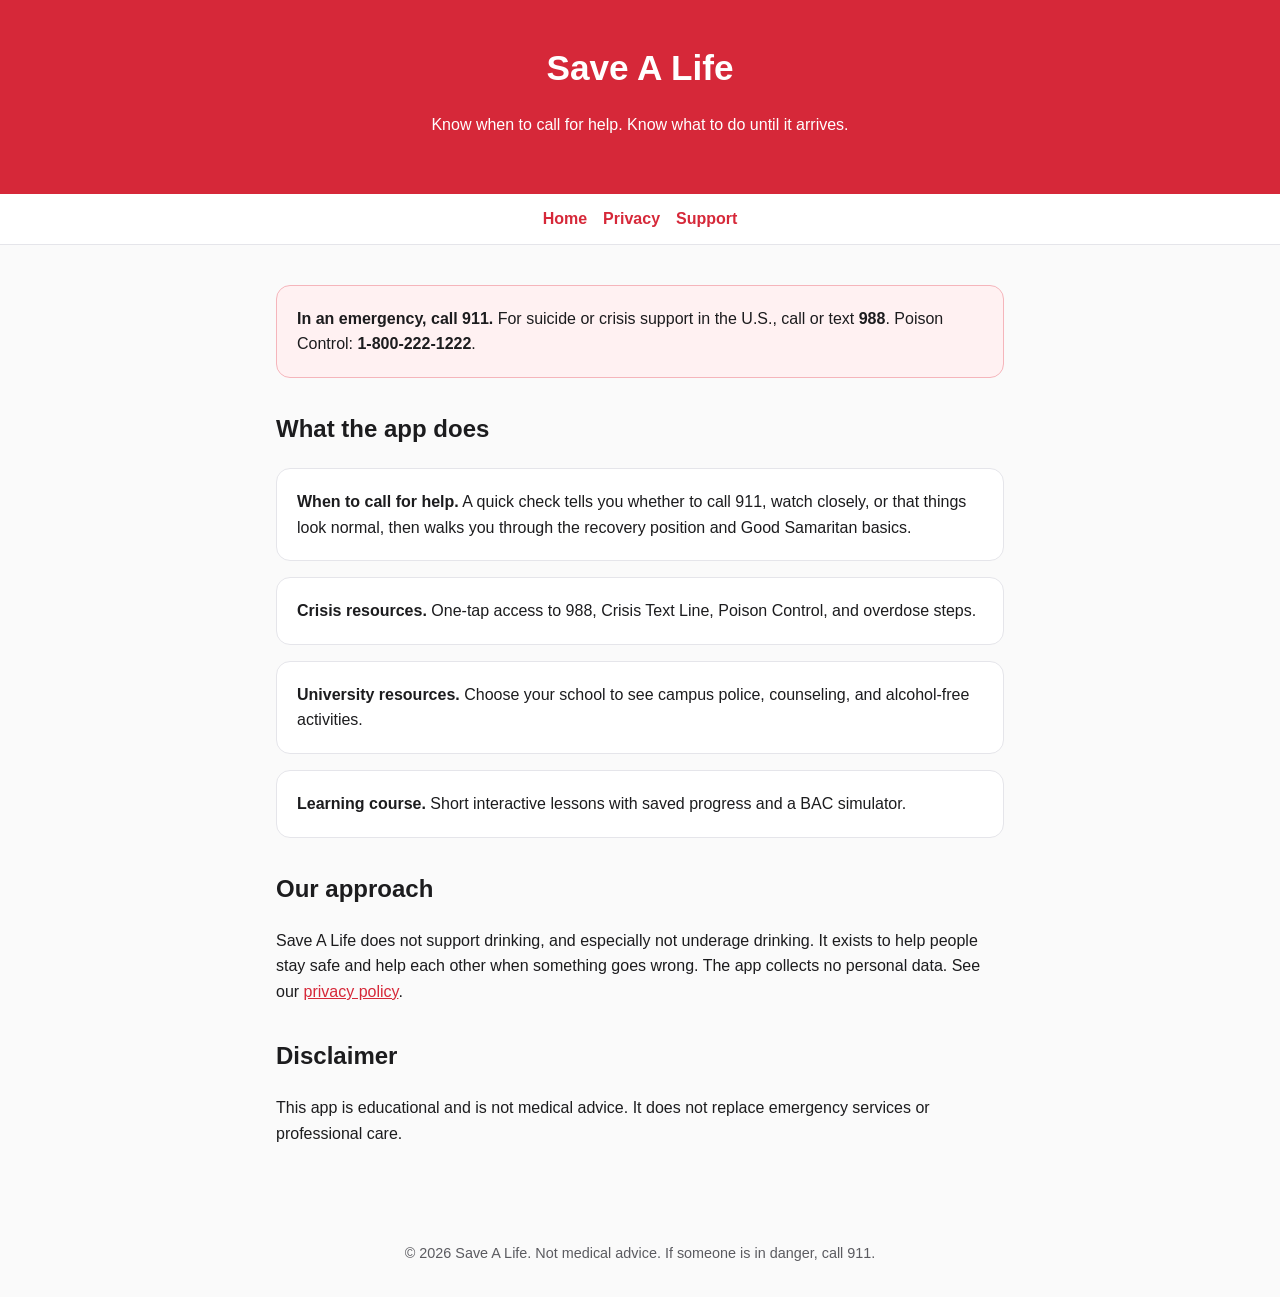
<file: index.html>
<!doctype html>
<html lang="en">
<head>
<meta charset="utf-8">
<meta name="viewport" content="width=device-width,initial-scale=1">
<title>Save A Life: alcohol safety for students</title>
<meta name="description" content="A free iPhone app that helps students know when to call for help, find campus and crisis resources, and learn alcohol safety.">
<link rel="stylesheet" href="site.css">
</head>
<body>
<header>
  <h1>Save A Life</h1>
  <p>Know when to call for help. Know what to do until it arrives.</p>
</header>
<nav>
  <a href="index.html">Home</a>
  <a href="privacy.html">Privacy</a>
  <a href="support.html">Support</a>
</nav>
<main>
  <div class="card emergency">
    <strong>In an emergency, call 911.</strong> For suicide or crisis support in the U.S., call or text <strong>988</strong>. Poison Control: <strong>1-800-222-1222</strong>.
  </div>

  <h2>What the app does</h2>
  <div class="card"><strong>When to call for help.</strong> A quick check tells you whether to call 911, watch closely, or that things look normal, then walks you through the recovery position and Good Samaritan basics.</div>
  <div class="card"><strong>Crisis resources.</strong> One-tap access to 988, Crisis Text Line, Poison Control, and overdose steps.</div>
  <div class="card"><strong>University resources.</strong> Choose your school to see campus police, counseling, and alcohol-free activities.</div>
  <div class="card"><strong>Learning course.</strong> Short interactive lessons with saved progress and a BAC simulator.</div>

  <h2>Our approach</h2>
  <p>Save A Life does not support drinking, and especially not underage drinking. It exists to help people stay safe and help each other when something goes wrong. The app collects no personal data. See our <a href="privacy.html">privacy policy</a>.</p>

  <h2>Disclaimer</h2>
  <p>This app is educational and is not medical advice. It does not replace emergency services or professional care.</p>

</main>
<footer>&copy; 2026 Save A Life. Not medical advice. If someone is in danger, call 911.</footer>
</body>
</html>
</file>
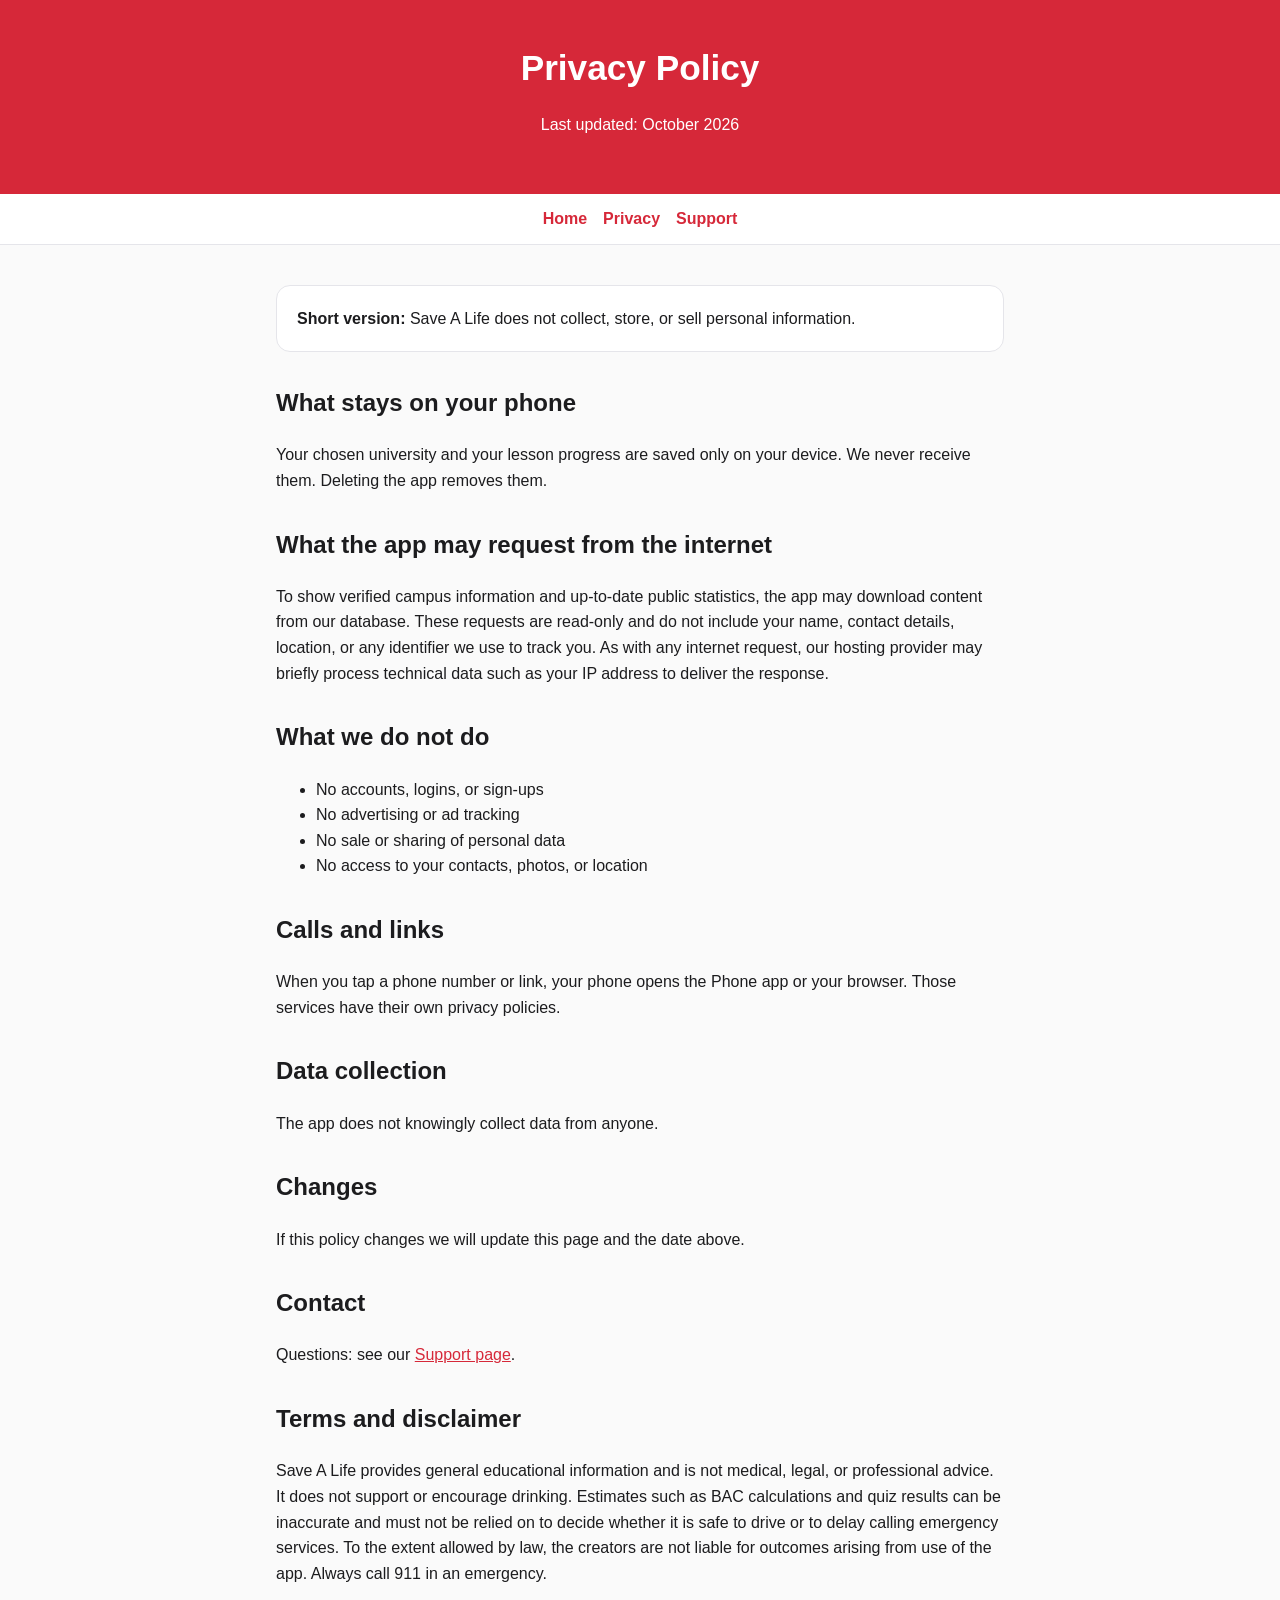
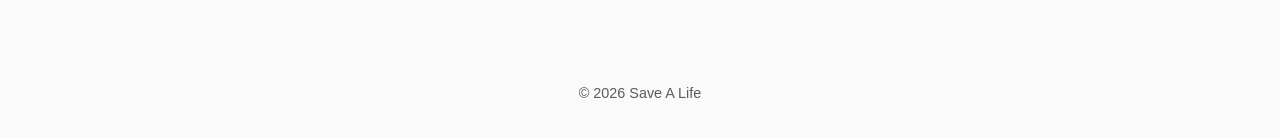
<file: privacy.html>
<!doctype html>
<html lang="en">
<head>
<meta charset="utf-8">
<meta name="viewport" content="width=device-width,initial-scale=1">
<title>Privacy Policy | Save A Life</title>
<link rel="stylesheet" href="site.css">
</head>
<body>
<header><h1>Privacy Policy</h1><p>Last updated: October 2026</p></header>
<nav><a href="index.html">Home</a><a href="privacy.html">Privacy</a><a href="support.html">Support</a></nav>
<main>
  <div class="card">
    <strong>Short version:</strong> Save A Life does not collect, store, or sell personal information.
  </div>

  <h2>What stays on your phone</h2>
  <p>Your chosen university and your lesson progress are saved only on your device. We never receive them. Deleting the app removes them.</p>

  <h2>What the app may request from the internet</h2>
  <p>To show verified campus information and up-to-date public statistics, the app may download content from our database. These requests are read-only and do not include your name, contact details, location, or any identifier we use to track you. As with any internet request, our hosting provider may briefly process technical data such as your IP address to deliver the response.</p>

  <h2>What we do not do</h2>
  <ul>
    <li>No accounts, logins, or sign-ups</li>
    <li>No advertising or ad tracking</li>
    <li>No sale or sharing of personal data</li>
    <li>No access to your contacts, photos, or location</li>
  </ul>

  <h2>Calls and links</h2>
  <p>When you tap a phone number or link, your phone opens the Phone app or your browser. Those services have their own privacy policies.</p>

  <h2>Data collection</h2>
  <p>The app does not knowingly collect data from anyone.</p>

  <h2>Changes</h2>
  <p>If this policy changes we will update this page and the date above.</p>

  <h2>Contact</h2>
  <p>Questions: see our <a href="support.html">Support page</a>.</p>

  <h2>Terms and disclaimer</h2>
  <p>Save A Life provides general educational information and is not medical, legal, or professional advice. It does not support or encourage drinking. Estimates such as BAC calculations and quiz results can be inaccurate and must not be relied on to decide whether it is safe to drive or to delay calling emergency services. To the extent allowed by law, the creators are not liable for outcomes arising from use of the app. Always call 911 in an emergency.</p>
</main>
<footer>&copy; 2026 Save A Life</footer>
</body>
</html>
</file>
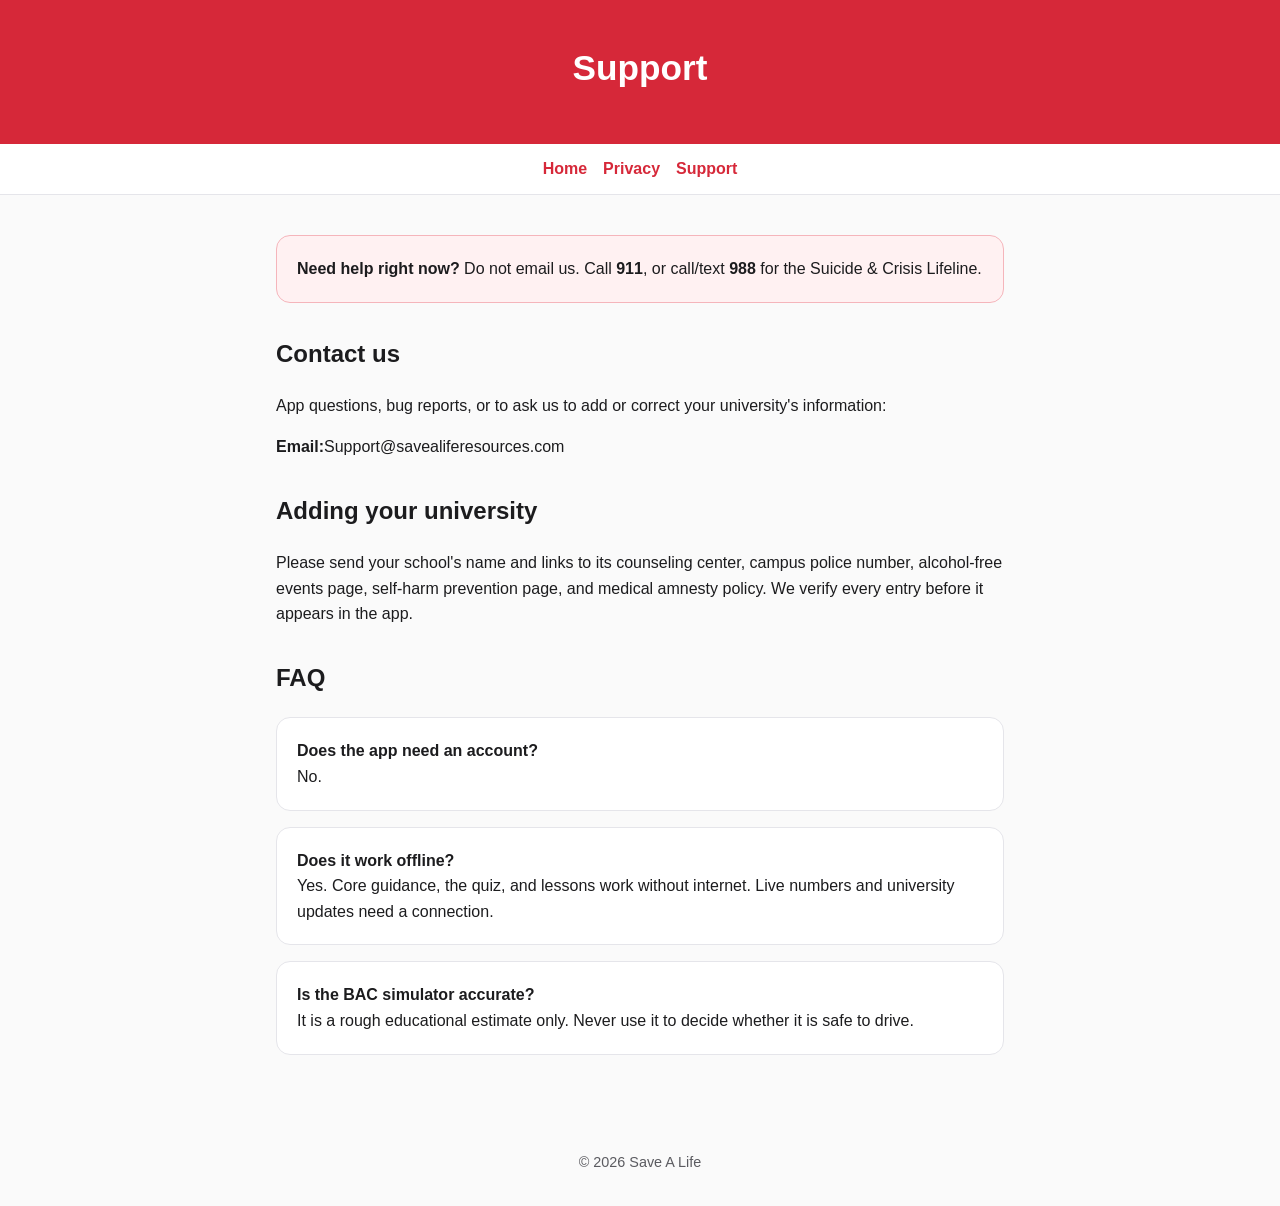
<file: support.html>
<!doctype html>
<html lang="en">
<head>
<meta charset="utf-8">
<meta name="viewport" content="width=device-width,initial-scale=1">
<title>Support | Save A Life</title>
<link rel="stylesheet" href="site.css">
</head>
<body>
<header><h1>Support</h1></header>
<nav><a href="index.html">Home</a><a href="privacy.html">Privacy</a><a href="support.html">Support</a></nav>
<main>
  <div class="card emergency">
    <strong>Need help right now?</strong> Do not email us. Call <strong>911</strong>, or call/text <strong>988</strong> for the Suicide &amp; Crisis Lifeline.
  </div>

  <h2>Contact us</h2>
  <p>App questions, bug reports, or to ask us to add or correct your university's information:</p>
  <p><strong>Email:</strong>Support@savealiferesources.com</p>

  <h2>Adding your university</h2>
  <p>Please send your school's name and links to its counseling center, campus police number, alcohol-free events page, self-harm prevention page, and medical amnesty policy. We verify every entry before it appears in the app.</p>

  <h2>FAQ</h2>
  <div class="card"><strong>Does the app need an account?</strong><br>No.</div>
  <div class="card"><strong>Does it work offline?</strong><br>Yes. Core guidance, the quiz, and lessons work without internet. Live numbers and university updates need a connection.</div>
  <div class="card"><strong>Is the BAC simulator accurate?</strong><br>It is a rough educational estimate only. Never use it to decide whether it is safe to drive.</div>
</main>
<footer>&copy; 2026 Save A Life</footer>
</body>
</html>
</file>
<file: site.css>
:root{--red:#d62839;--ink:#1c1c1e;--muted:#5b5b60;--bg:#fafafa;--card:#fff}
*{box-sizing:border-box}
body{margin:0;font-family:-apple-system,BlinkMacSystemFont,"Segoe UI",Roboto,sans-serif;color:var(--ink);background:var(--bg);line-height:1.6}
header{background:var(--red);color:#fff;padding:2.5rem 1rem;text-align:center}
header h1{margin:0 0 .5rem;font-size:2.2rem}
nav{display:flex;gap:1rem;justify-content:center;padding:.75rem;background:#fff;border-bottom:1px solid #e5e5ea;flex-wrap:wrap}
nav a{color:var(--red);text-decoration:none;font-weight:600}
main{max-width:760px;margin:0 auto;padding:1.5rem 1rem 3rem}
.card{background:var(--card);border:1px solid #e5e5ea;border-radius:14px;padding:1.25rem;margin:1rem 0}
.emergency{background:#fff1f2;border-color:#f5b5bb}
h2{margin-top:2rem}
a{color:var(--red)}
footer{text-align:center;color:var(--muted);font-size:.9rem;padding:2rem 1rem}
</file>
